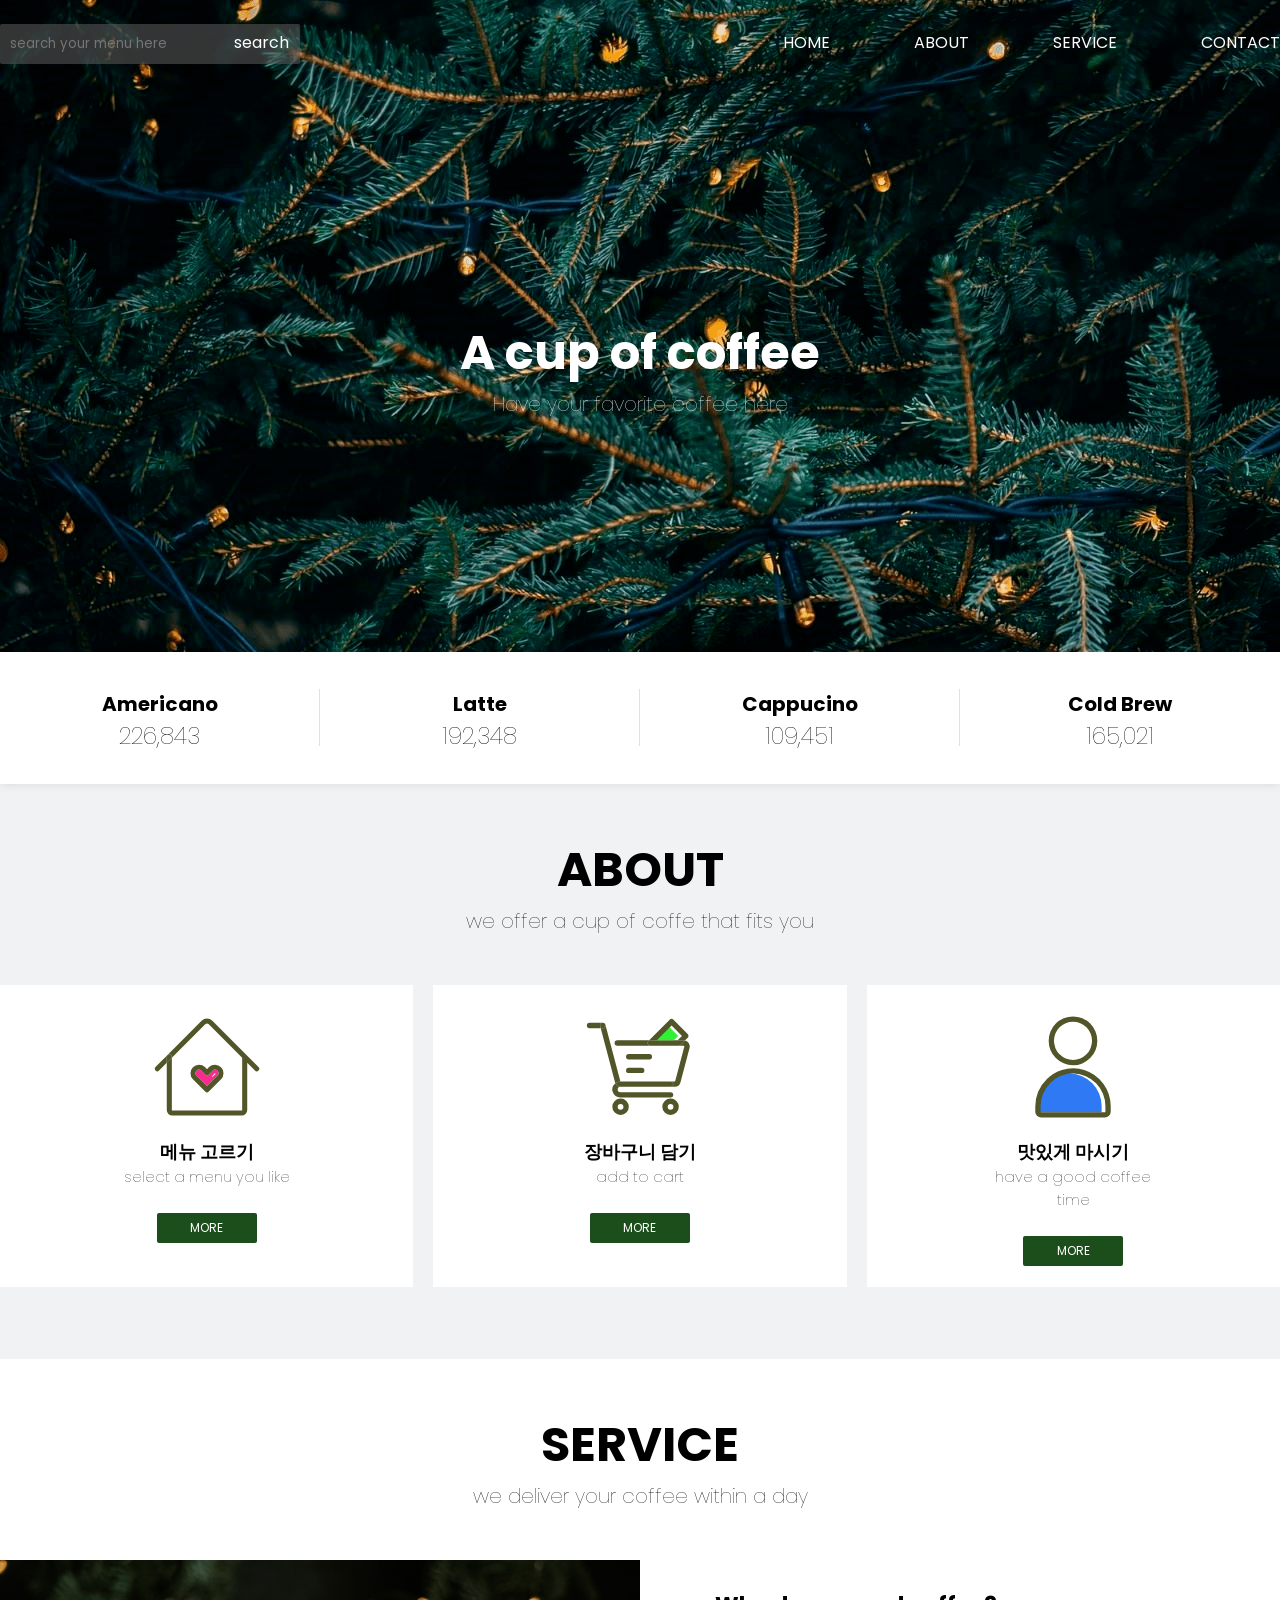
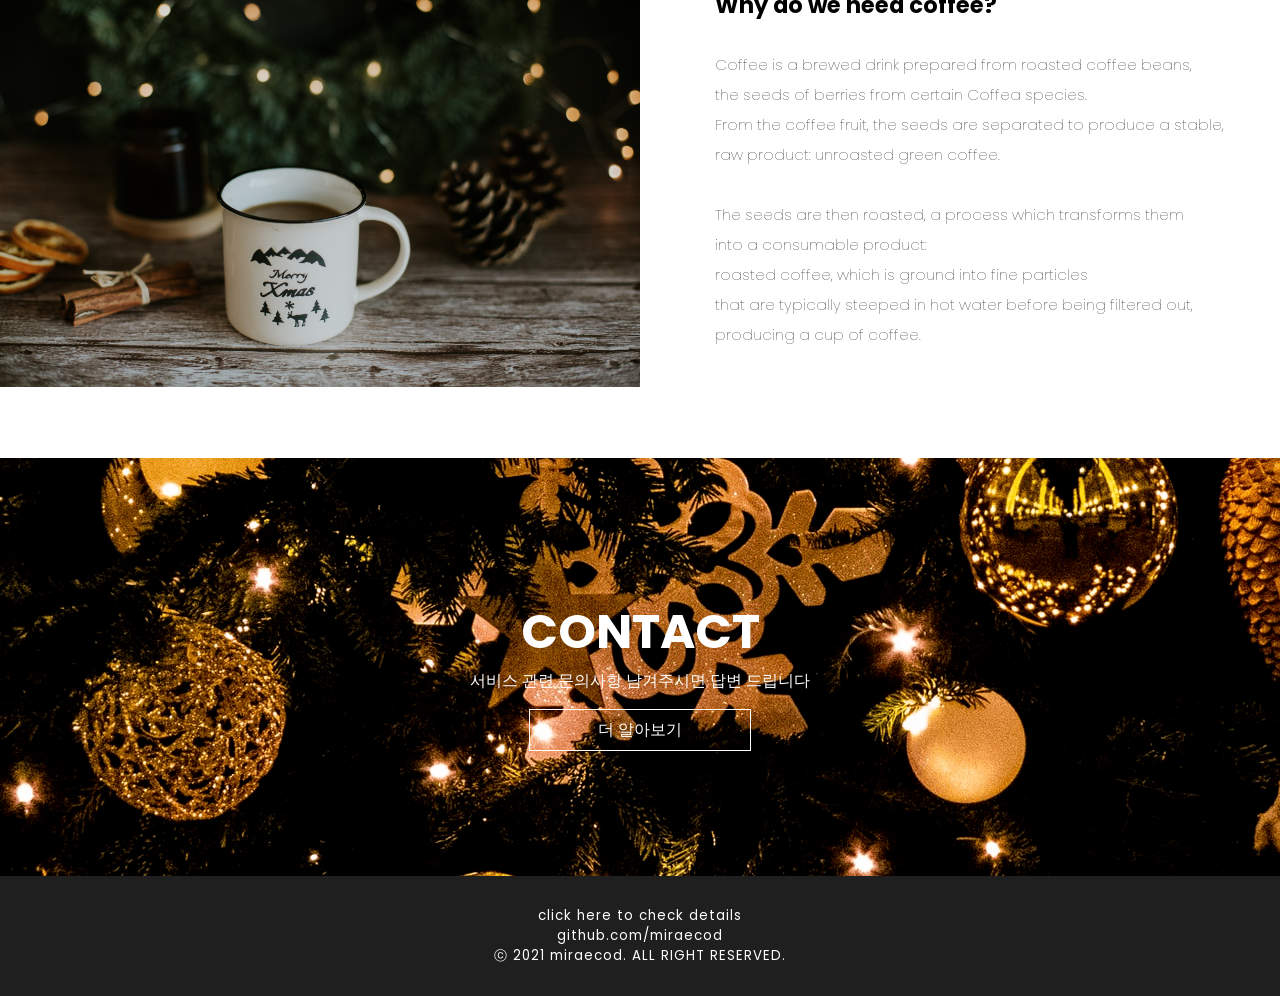
<file: index.html>
<!doctype html>
<html lang="ko">
    <head>
        <link rel="preconnect" href="https://fonts.googleapis.com">
        <link rel="preconnect" href="https://fonts.gstatic.com" crossorigin>
        <link href="https://fonts.googleapis.com/css2?family=Open+Sans:wght@300&family=Poppins:wght@300&display=swap" rel="stylesheet">
        <link rel="stylesheet" type="text/css" href="style.css">
    </head>
    <body>
        <div class="wrap">
            <div class="intro_bg">
                <div class="header" id="link_header">
                    <div class="search_area">
                        <form>
                            <input type="search" placeholder="search your menu here">
                            <span>search</span>
                        </form>    
                    </div>
                    <ul class="nav">
                        <li><a href="#link_header">HOME</a></li>
                        <li><a href="#link_main_contents1">ABOUT</a></li>
                        <li><a href="#link_main_contents2">SERVICE</a></li>
                        <li><a href="#link_main_contents3">CONTACT</a></li>
                    </ul>
                </div>
                <div class="intro_text">
                    <h1>A cup of coffee</h1>
                    <h4 class="subtext">Have your favorite coffee here</h4>
                </div>    
            </div>
            <!-- intro ends -->
            <ul class="amount">
                <li>
                    <div>
                        <div class="menu">Americano</div>
                        <div class="orders">226,843</div>
                    </div>
                </li>
                <li>
                    <div>
                        <div class="menu">Latte</div>
                        <div class="orders">192,348</div>
                    </div>
                </li>
                <li>
                    <div>
                        <div class="menu">Cappucino</div>
                        <div class="orders">109,451</div>
                    </div>
                </li>
                <li>
                    <div>
                        <div class="menu">Cold Brew</div>
                        <div class="orders">165,021</div>
                    </div>
                </li>
            </ul>
            <!-- amount ends -->
            <div class="main_contents1" id="link_main_contents1">
                <h1>ABOUT</h1>
                <div class="subtext">we offer a cup of coffe that fits you</div>
                <ul class="icons">
                    <li>
                        <div class="icon_img">
                            <img src="images/icon2.svg">
                        </div>
                        <div class="subtext_bold">메뉴 고르기</div>
                        <div class="subtext2">select a menu you like</div>
                        <div class="btn_more">MORE</div>
                    </li>
                    <li>
                        <div class="icon_img">
                            <img src="images/icon1.svg">
                        </div>
                        <div class="subtext_bold">장바구니 담기</div>
                        <div class="subtext2">add to cart</div>
                        <div class="btn_more">MORE</div>
                    </li>                    
                    <li>
                        <div class="icon_img">
                            <img src="images/icon0.svg">
                        </div>
                        <div class="subtext_bold">맛있게 마시기</div>
                        <div class="subtext2">have a good coffee time</div>
                        <div class="btn_more">MORE</div>
                    </li>
                </ul>
            </div>
            <!-- main_contents1 ends -->
            <div class="main_contents2" id="link_main_contents2">
                <h1>SERVICE</h1>
                <h4 class="subtext">we deliver your coffee within a day</h4>
                <div class="service">
                    <div class="coffee_img">
                        <img src="images/coffee.jpg">
                    </div>
                    <div class="subtext2">
                        <h2>Why do we need coffee?</h2>
                        <br>Coffee is a brewed drink prepared from roasted coffee beans,
                        <br>the seeds of berries from certain Coffea species.
                        <br>From the coffee fruit, the seeds are separated to produce a stable, 
                        <br>raw product: unroasted green coffee. 
                        <br>
                        <br>The seeds are then roasted, a process which transforms them 
                        <br>into a consumable product: 
                        <br>roasted coffee, which is ground into fine particles 
                        <br>that are typically steeped in hot water before being filtered out,
                        <br>producing a cup of coffee.
                    </div>
                </div>
            </div>
            <!-- main_contents2 ends -->
            <div class="main_contents3" id="link_main_contents3">
                <ul>
                    <li>
                        <div><h1>CONTACT</h1></div>
                        <div>서비스 관련 문의사항 남겨주시면 답변 드립니다</div>
                        <div class="btn_more2">더 알아보기</div>
                    </li>
                </ul>
            </div>
            <footer>
                <div>
                    click here to check details<br>
                    github.com/miraecod<br>
                    ⓒ 2021 miraecod. ALL RIGHT RESERVED.
                </div>
            </footer>
        </div>
    </body>
</html>
</file>
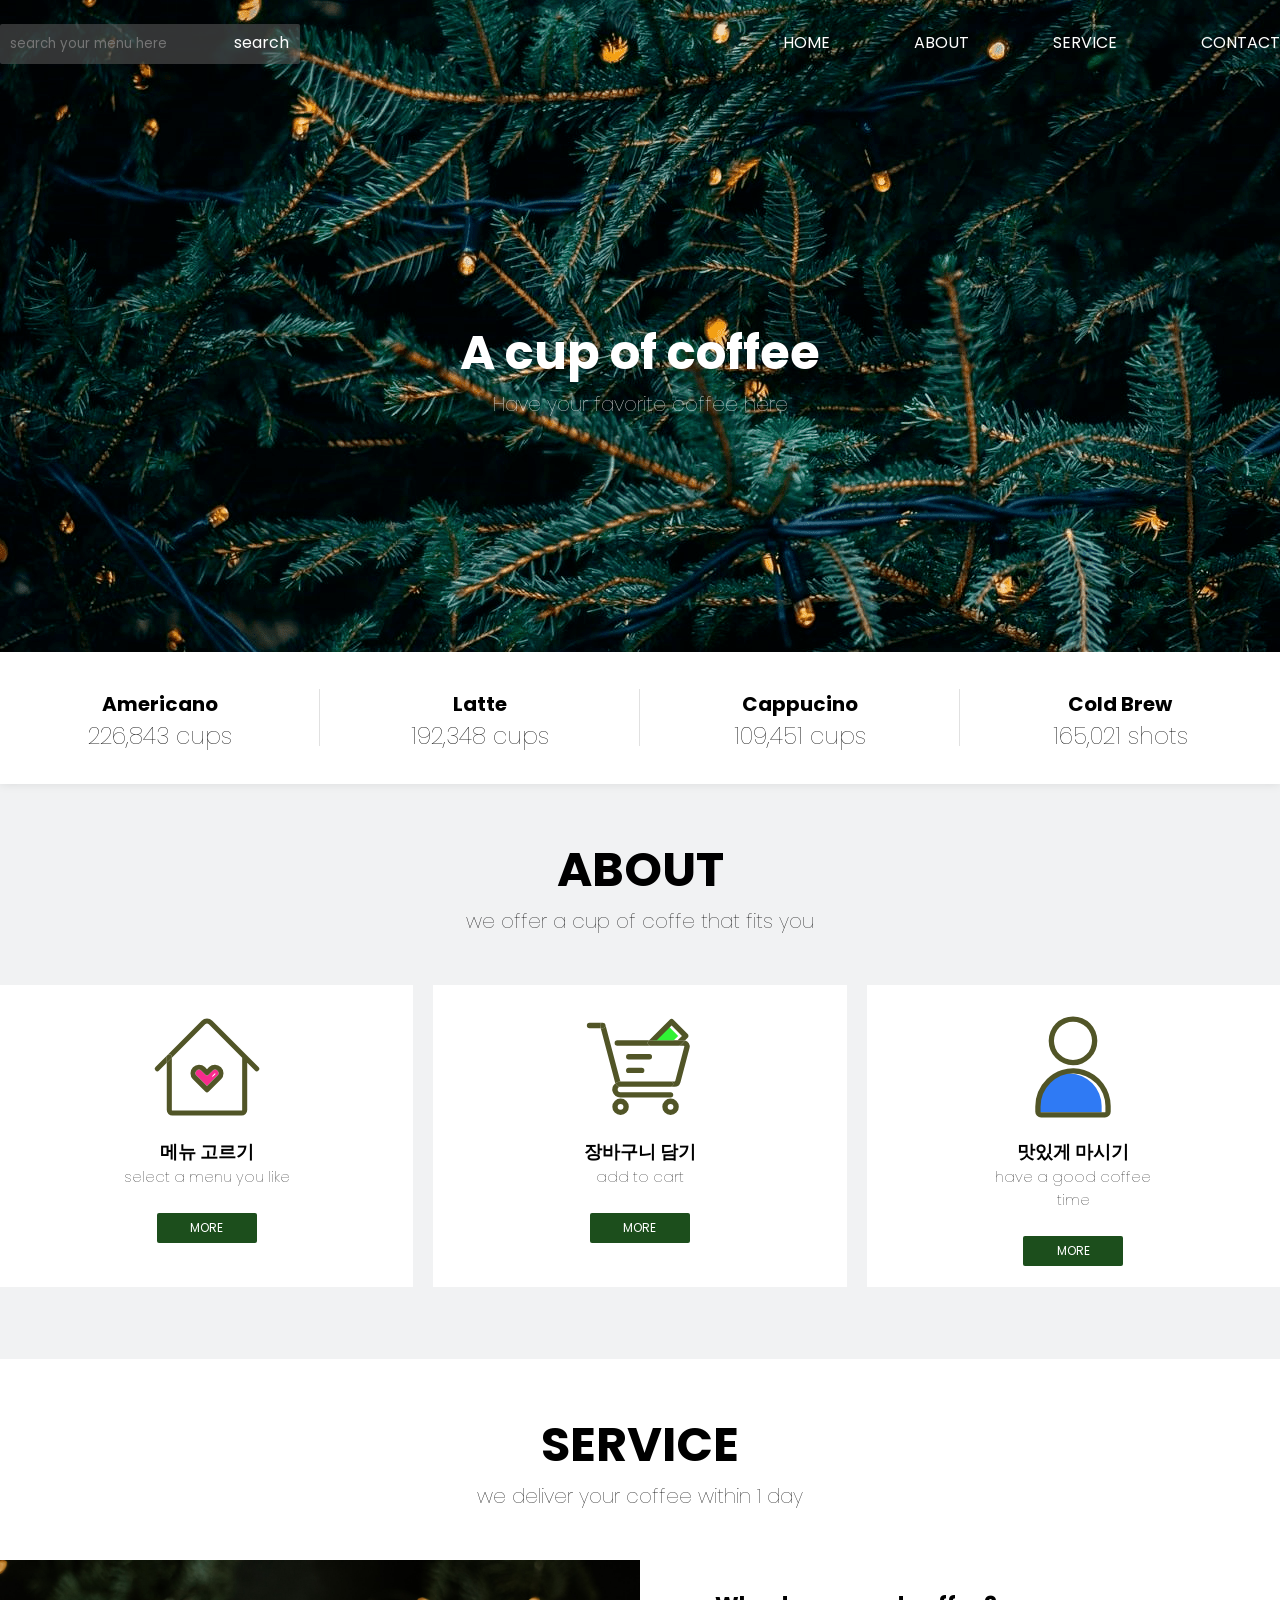
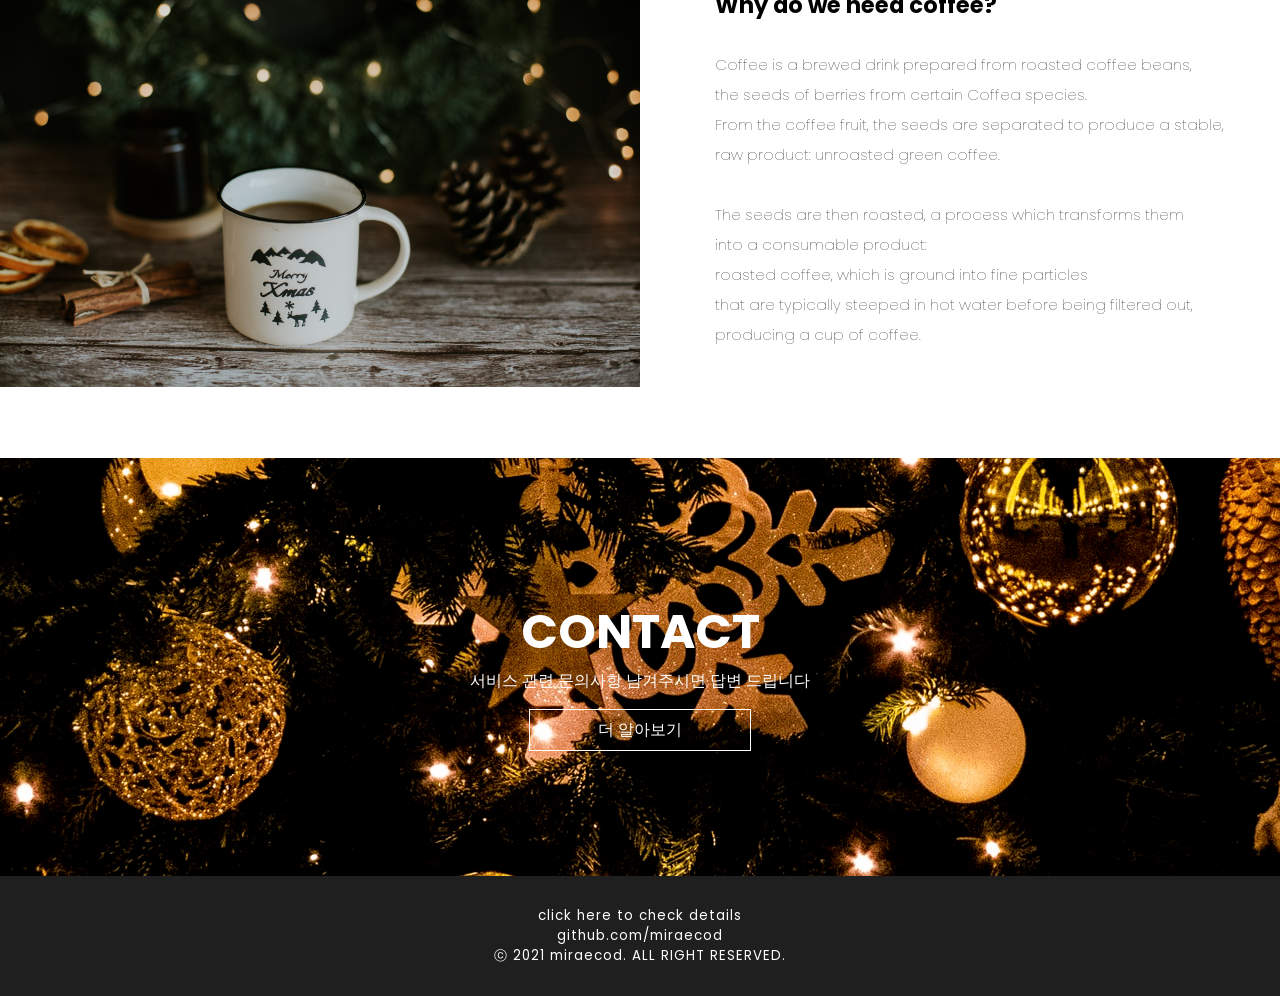
<file: home.html>
<!doctype html>
<html lang="ko">
    <head>
        <link rel="preconnect" href="https://fonts.googleapis.com">
        <link rel="preconnect" href="https://fonts.gstatic.com" crossorigin>
        <link href="https://fonts.googleapis.com/css2?family=Open+Sans:wght@300&family=Poppins:wght@300&display=swap" rel="stylesheet">
        <link rel="stylesheet" type="text/css" href="style.css">
    </head>
    <body>
        <div class="wrap">
            <div class="intro_bg">
                <div class="header" id="link_header">
                    <div class="search_area">
                        <form>
                            <input type="search" placeholder="search your menu here">
                            <span>search</span>
                        </form>    
                    </div>
                    <ul class="nav">
                        <li><a href="#link_header">HOME</a></li>
                        <li><a href="#link_main_contents1">ABOUT</a></li>
                        <li><a href="#link_main_contents2">SERVICE</a></li>
                        <li><a href="#link_main_contents3">CONTACT</a></li>
                    </ul>
                </div>
                <div class="intro_text">
                    <h1>A cup of coffee</h1>
                    <h4 class="subtext">Have your favorite coffee here</h4>
                </div>    
            </div>
            <!-- intro ends -->
            <ul class="amount">
                <li>
                    <div>
                        <div class="menu">Americano</div>
                        <div class="orders">226,843 cups</div>
                    </div>
                </li>
                <li>
                    <div>
                        <div class="menu">Latte</div>
                        <div class="orders">192,348 cups</div>
                    </div>
                </li>
                <li>
                    <div>
                        <div class="menu">Cappucino</div>
                        <div class="orders">109,451 cups</div>
                    </div>
                </li>
                <li>
                    <div>
                        <div class="menu">Cold Brew</div>
                        <div class="orders">165,021 shots</div>
                    </div>
                </li>
            </ul>
            <!-- amount ends -->
            <div class="main_contents1" id="link_main_contents1">
                <h1>ABOUT</h1>
                <div class="subtext">we offer a cup of coffe that fits you</div>
                <ul class="icons">
                    <li>
                        <div class="icon_img">
                            <img src="images/icon2.svg">
                        </div>
                        <div class="subtext_bold">메뉴 고르기</div>
                        <div class="subtext2">select a menu you like</div>
                        <div class="btn_more">MORE</div>
                    </li>
                    <li>
                        <div class="icon_img">
                            <img src="images/icon1.svg">
                        </div>
                        <div class="subtext_bold">장바구니 담기</div>
                        <div class="subtext2">add to cart</div>
                        <div class="btn_more">MORE</div>
                    </li>                    
                    <li>
                        <div class="icon_img">
                            <img src="images/icon0.svg">
                        </div>
                        <div class="subtext_bold">맛있게 마시기</div>
                        <div class="subtext2">have a good coffee time</div>
                        <div class="btn_more">MORE</div>
                    </li>
                </ul>
            </div>
            <!-- main_contents1 ends -->
            <div class="main_contents2" id="link_main_contents2">
                <h1>SERVICE</h1>
                <h4 class="subtext">we deliver your coffee within 1 day</h4>
                <div class="service">
                    <div class="coffee_img">
                        <img src="images/coffee.jpg">
                    </div>
                    <div class="subtext2">
                        <h2>Why do we need coffee?</h2>
                        <br>Coffee is a brewed drink prepared from roasted coffee beans,
                        <br>the seeds of berries from certain Coffea species.
                        <br>From the coffee fruit, the seeds are separated to produce a stable, 
                        <br>raw product: unroasted green coffee. 
                        <br>
                        <br>The seeds are then roasted, a process which transforms them 
                        <br>into a consumable product: 
                        <br>roasted coffee, which is ground into fine particles 
                        <br>that are typically steeped in hot water before being filtered out,
                        <br>producing a cup of coffee.
                    </div>
                </div>
            </div>
            <!-- main_contents2 ends -->
            <div class="main_contents3" id="link_main_contents3">
                <ul>
                    <li>
                        <div><h1>CONTACT</h1></div>
                        <div>서비스 관련 문의사항 남겨주시면 답변 드립니다</div>
                        <div class="btn_more2">더 알아보기</div>
                    </li>
                </ul>
            </div>
            <footer>
                <div>
                    click here to check details<br>
                    github.com/miraecod<br>
                    ⓒ 2021 miraecod. ALL RIGHT RESERVED.
                </div>
            </footer>
        </div>
    </body>
</html>
</file>
<file: style.css>
* {
    font-family: 'Open Sans', sans-serif;
    font-family: 'Poppins', sans-serif;
    list-style: none;
    text-decoration: none;
    border-collapse: collapse;
    margin: 0px;
    padding: 0px;
    color: black;
}

h1 {
    font-size: 48px;
    font-weight: bold;
}

.subtext {
    font-size: 20px;
    font-weight: lighter;
}

.subtext2 {
    font-size: 15px;
    font-weight: 100;
    margin-left: 50px;

}

.subtext_bold {
    font-size: 18px;
    font-weight: bold;
}

/* --- */

.menu {
    font-size: 20px;
    font-weight: bold;
}

.orders {
    font-size: 23px;
    font-weight: lighter;
}

.intro_bg {
    background-image: url("images/intro.png");
    width: 100%;
    height: 718px;
}

.header {
    display: flex;
    width: 1280px;
    height: 86px;
    margin:auto;
}

.search_area {
    width: 300px;
    height: 40px;
    background: rgba(0,0,0,0.5);
    border-radius: 5px;
    margin-top: 24px;
}

.search_area > form {
    background: rgba(255, 255, 255, 0.2);
    border-radius: 2px;
}

.search_area > form > input {
    border: none;
    width: 230px;
    height: 40px;
    background: rgba(0,0,0,0);
    color: white;
    padding-left: 10px;
}

.search_area > form > span {
    width: 50px;
    color: white;
    font-weight: 400;
    cursor: pointer;
}

.nav {
    display: flex;
    justify-content: flex-end;
    line-height: 86px;
    width: calc(1280px - 300px);
}

.nav > li {
    margin-left: 84px;
}

.nav > li > a {
    color: white;
}

.intro_text {
    width: 100%;
    margin: 231px auto 231px auto;
    text-align: center;
}

.intro_text > h1,
.intro_text > h4 {
    color: white;
}

.amount {
    position: relative;
    top: -66px;
    display: flex;
    width: 1280px;
    margin: auto;
    background: white;
    box-shadow: 0px 0px 10px rgba(0,0,0,0.1);
}

.amount > li {
    flex: 1;
    height: 132px;
}

.amount > li > div {
    text-align: center;
    height: 57px;
    margin-top: 37px;
}

.amount > li:not(:last-child) > div {
    border-right: 1px solid #e1e1e1;
}

/* main_contents1 */

.main_contents1 {
    width: 100%;
    height: 601px;
    margin-top: -132px;
    background: #f1f2f3;
    padding-bottom: 40px;
}

.main_contents1 > h1 {
    padding-top: 116px;
    text-align: center;
}

.main_contents1 > .subtext {
    text-align: center;
}

.icons {
    display: flex;
    width: 1280px;
    margin: auto;
}

.icons > li {
    flex: 1;
    height: 302px;
    background: white;
    margin-top: 49px;
    text-align: center;
}

.icons > li > .icon_img {
    margin-top: 18px;
}

.icons > li:not(:last-child) {
    margin-right: 20px;
}

.icons .subtext2 {
    width: 190px;
    margin: auto;
}

.btn_more {
    width: 100px;
    height: 30px;
    background: rgb(28, 78, 28);
    color: white;
    font-size: 12px;
    line-height: 30px;
    margin: 25px auto;
    border-radius: 2px;
}

/* main_contents2 */

.main_contents2 {
    width: 100%;
    height: 659px;
    padding-bottom: 40px;
}

.main_contents2 > h1 {
    padding-top: 50px;
    text-align: center;
}

.main_contents2 > .subtext {
    text-align: center;
}

.service {
    width: 1280px;
    display: flex;
    margin: 49px auto;
    /* margin: 49px auto 60px auto; */

    height: 427px;
}

.service img {
    width: 640px;
    height: 427px;
}

.service > .subtext2 {
    padding: 30px 25px;
    line-height: 30px;    
}

.service > .subtext > h2 {
    margin-bottom: 27px;
}

/* main_contents3 */

.main_contents3 {
    width: 100%;
    height: 418px;
    background-image: url("images/contact.png");
}

.main_contents3 > ul {
    display: flex;
    padding-top: 138px;
}

.main_contents3 > ul > li {
    flex: 1;
    text-align: center;
    color: white;
}

.main_contents3 > ul > li > div > h1,
.main_contents3 > ul > li > div {
    color: white;
}

.btn_more2 {
    width: 220px;
    height: 40px;
    margin: 16px auto;
    line-height: 40px;
    border: 1px solid white;
    color: white;
    cursor: pointer;
}

footer {
    background: #1f1f1f;
    padding: 30px;
}

footer > div {
    color: white;
    font-size: smaller;
    letter-spacing: 1px;
    text-align: center;

}
</file>
